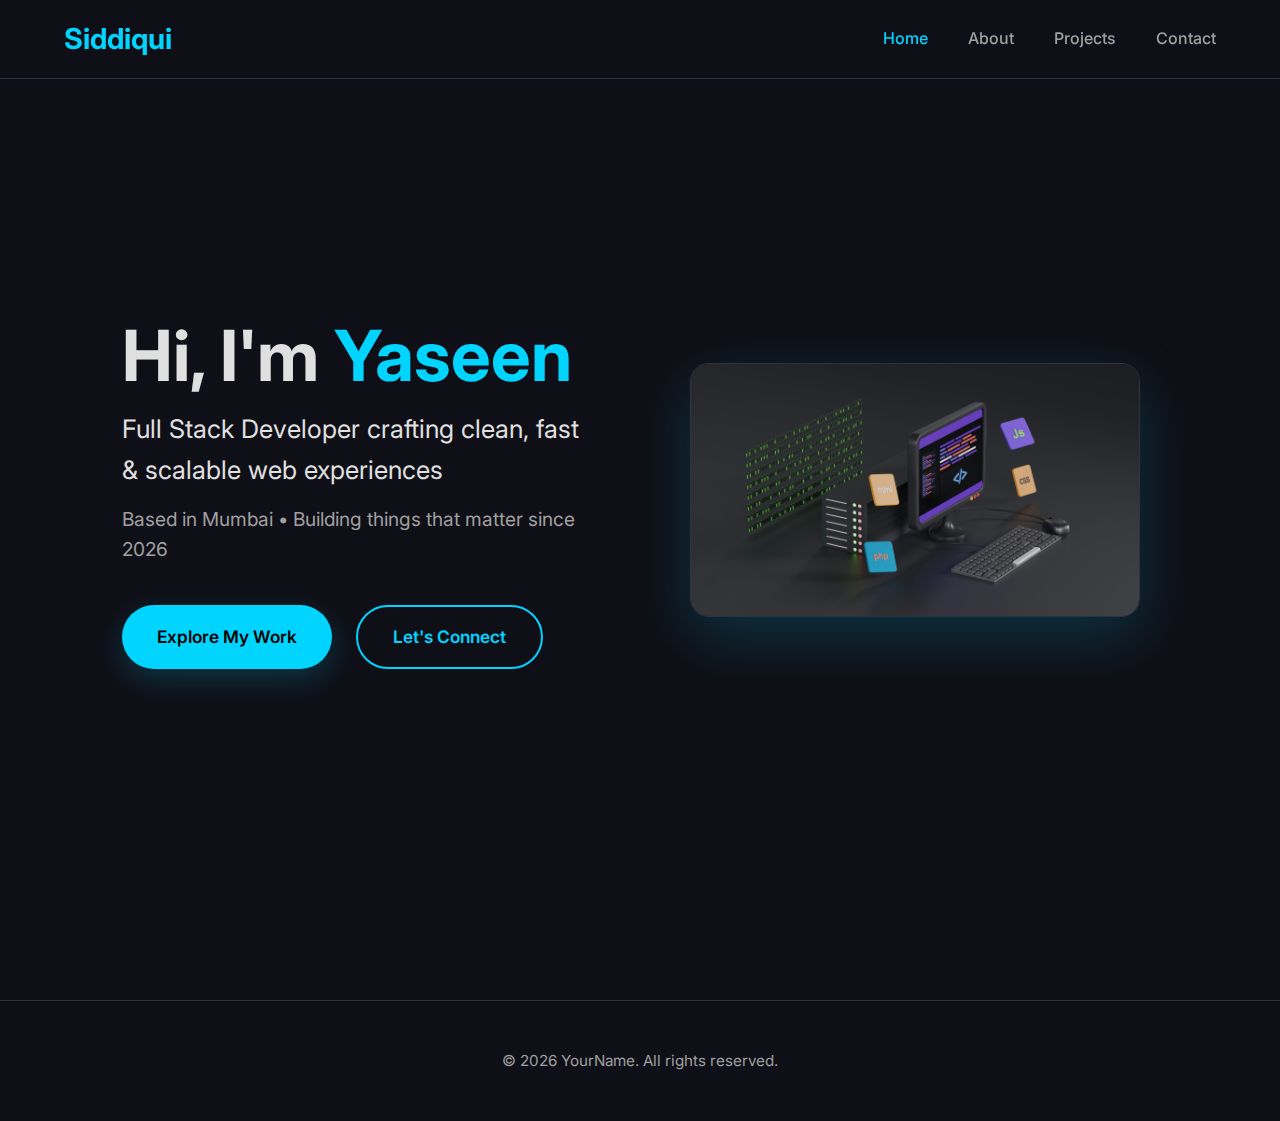
<file: index.html>
<!DOCTYPE html>
<html lang="en" data-theme="dark">
<head>
  <meta charset="UTF-8" />
  <meta name="viewport" content="width=device-width, initial-scale=1.0"/>
  <title>Your Name | Portfolio</title>
  <link rel="stylesheet" href="assets/css/style.css">
  <!-- Google Fonts (optional but looks good) -->
  <link href="https://fonts.googleapis.com/css2?family=Inter:wght@300;400;500;600;700&display=swap" rel="stylesheet">
</head>
<body>

  <header class="header">
    <nav class="navbar">
      <div class="logo">Siddiqui</div>
      <ul class="nav-links">
        <li><a href="index.html" class="active">Home</a></li>
        <li><a href="about.html">About</a></li>
        <li><a href="projects.html">Projects</a></li>
        <li><a href="contact.html">Contact</a></li>
      </ul>
      <!-- Hamburger for mobile -->
      <div class="hamburger">☰</div>
    </nav>
  </header>

  <!-- Yaha page ka main content aayega -->
  <main>
  <section class="hero">
    <div class="hero-container">
      
      <!-- Left: Text Content -->
      <div class="hero-left">
        <h1>Hi, I'm <span class="highlight">Yaseen</span></h1>
        <p class="lead">Full Stack Developer crafting clean, fast & scalable web experiences</p>
        <p class="sub-lead">Based in Mumbai • Building things that matter since 2026</p>
        
        <div class="btn-group">
          <a href="projects.html" class="btn primary">Explore My Work</a>
          <a href="contact.html" class="btn outline">Let's Connect</a>
        </div>
      </div>

    
      <!-- Right: Image / Avatar / Illustration -->
      <div class="hero-right">
        <div class="hero-image-wrapper">
          <!-- Yaha tu apni image daal dena (baad mein) -->
          <img 
            src="assets/images/hero.jpg" 
            alt="Siddiqui - Developer Portrait" 
            class="hero-image"
          >
          <!-- Placeholder agar abhi image nahi hai toh yeh comment out kar sakta hai -->
          <!-- <div class="placeholder">Your Photo / Illustration Here</div> -->
        </div>
      </div>
      
    </div>
  </section>

  <!-- Baaki sections jaise skills, recent projects etc. -->
</main>
  <footer>
    <p>© 2026 YourName. All rights reserved.</p>
  </footer>

  <script src="assets/js/main.js"></script>
</body>
</html>
</file>
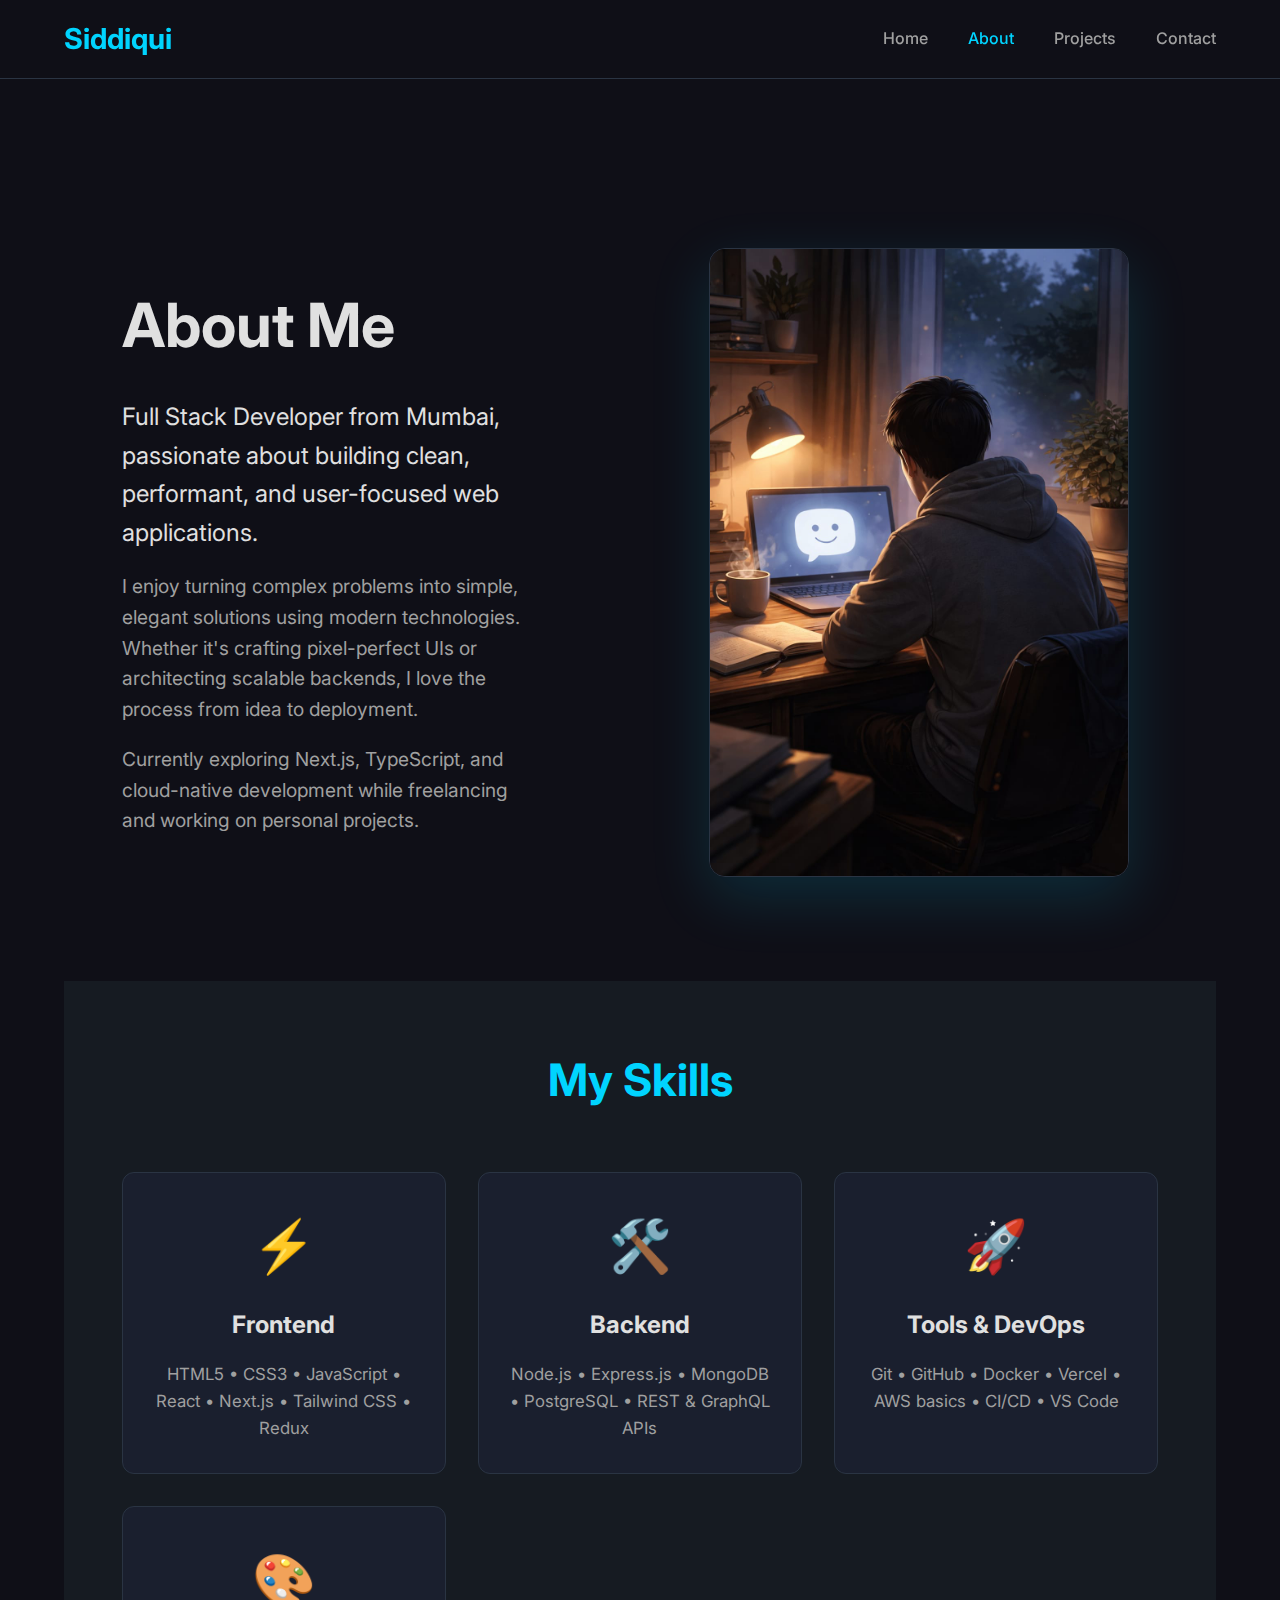
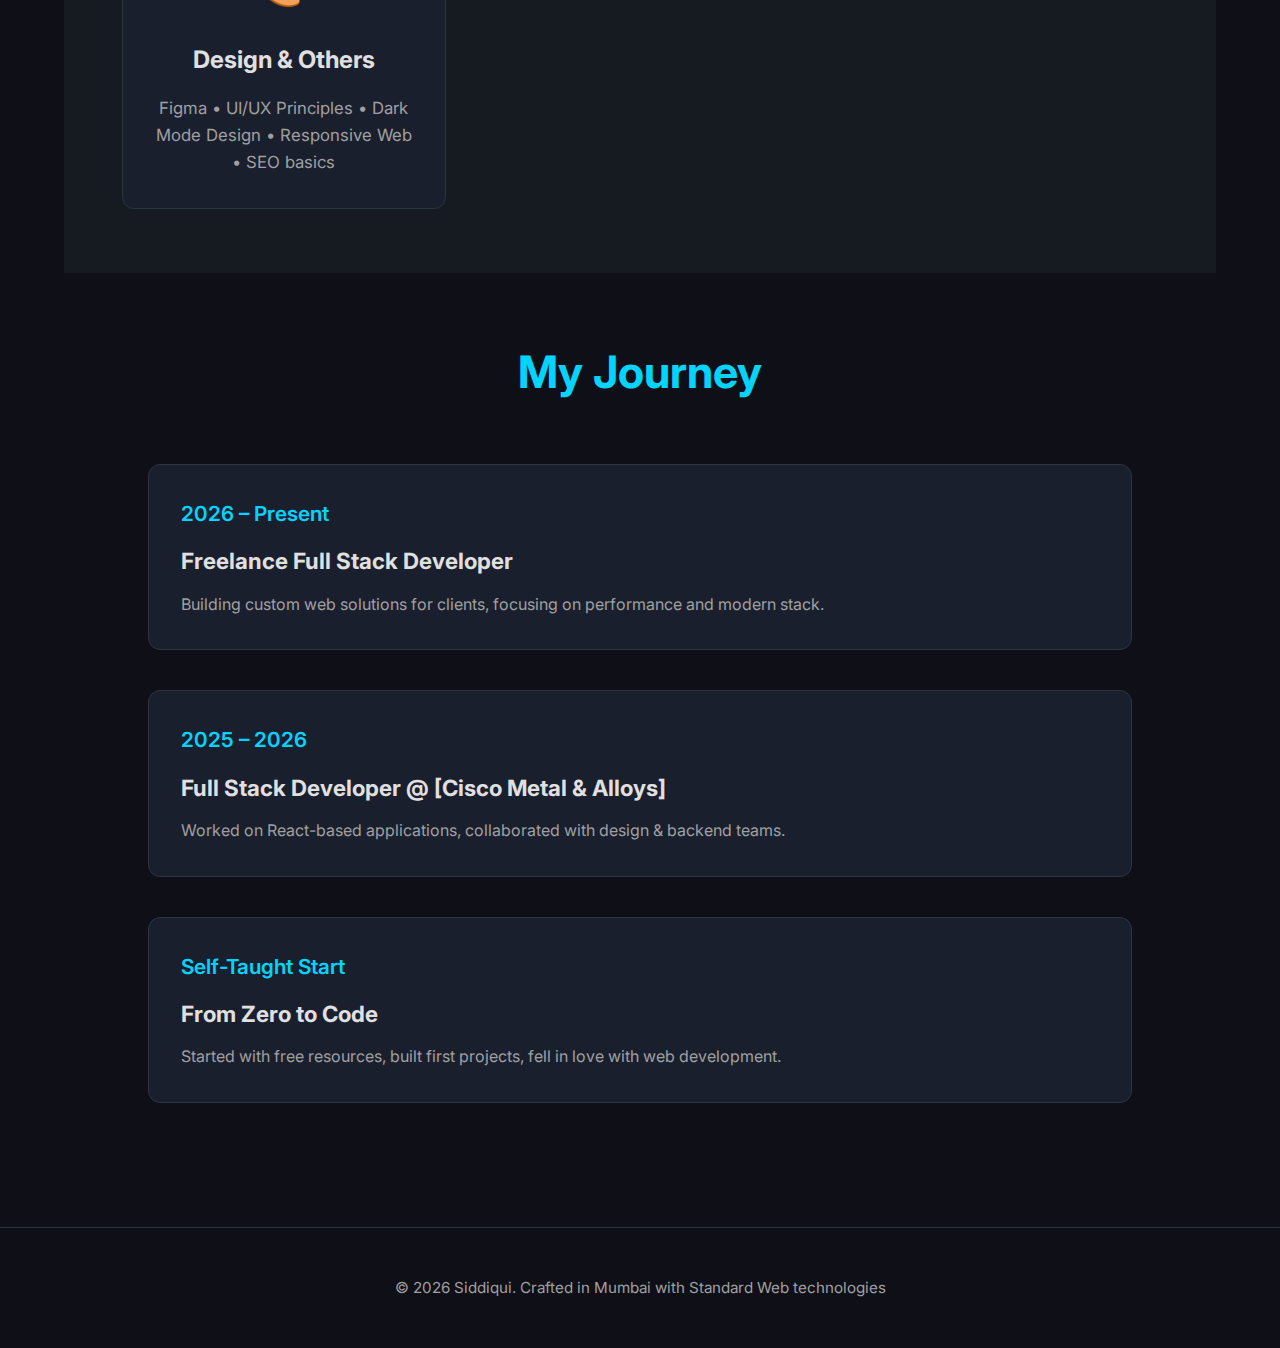
<file: about.html>
<!DOCTYPE html>
<html lang="en" data-theme="dark">
<head>
  <meta charset="UTF-8" />
  <meta name="viewport" content="width=device-width, initial-scale=1.0"/>
  <title>Siddiqui | About</title>
  <link rel="stylesheet" href="assets/css/style.css">
  <!-- Google Fonts (same as home) -->
  <link href="https://fonts.googleapis.com/css2?family=Inter:wght@300;400;500;600;700&display=swap" rel="stylesheet">
</head>
<body>

  <header class="header">
    <nav class="navbar">
      <div class="logo">Siddiqui</div>
      <ul class="nav-links">
        <li><a href="index.html">Home</a></li>
        <li><a href="about.html" class="active">About</a></li>
        <li><a href="projects.html">Projects</a></li>
        <li><a href="contact.html">Contact</a></li>
      </ul>
      <div class="hamburger">☰</div>
    </nav>
  </header>

  <main>
    <!-- About Intro Section -->
    <section class="about-section">
      <div class="about-container">
        <div class="about-content">
          <h1>About <span class="highlight">Me</span></h1>
          <p class="lead">Full Stack Developer from Mumbai, passionate about building clean, performant, and user-focused web applications.</p>
          <p>I enjoy turning complex problems into simple, elegant solutions using modern technologies. Whether it's crafting pixel-perfect UIs or architecting scalable backends, I love the process from idea to deployment.</p>
          <p>Currently exploring Next.js, TypeScript, and cloud-native development while freelancing and working on personal projects.</p>
        </div>

        <div class="about-image-wrapper">
          <img 
            src="assets/images/yaseen.jpeg" 
            alt="Siddiqui" 
            class="about-image"
          >
        </div>
      </div>
    </section>

    <!-- Skills Section with Cards -->
    <section class="skills-section">
      <h2 class="section-title">My Skills</h2>
      <div class="skills-grid">
        <div class="skill-card">
          <div class="skill-icon">⚡</div>
          <h3>Frontend</h3>
          <p>HTML5 • CSS3 • JavaScript • React • Next.js • Tailwind CSS • Redux</p>
        </div>

        <div class="skill-card">
          <div class="skill-icon">🛠️</div>
          <h3>Backend</h3>
          <p>Node.js • Express.js • MongoDB • PostgreSQL • REST & GraphQL APIs</p>
        </div>

        <div class="skill-card">
          <div class="skill-icon">🚀</div>
          <h3>Tools & DevOps</h3>
          <p>Git • GitHub • Docker • Vercel • AWS basics • CI/CD • VS Code</p>
        </div>

        <div class="skill-card">
          <div class="skill-icon">🎨</div>
          <h3>Design & Others</h3>
          <p>Figma • UI/UX Principles • Dark Mode Design • Responsive Web • SEO basics</p>
        </div>
      </div>
    </section>

    <!-- Journey / Experience (simple version) -->
    <section class="journey-section">
      <h2 class="section-title">My Journey</h2>
      <div class="journey-timeline">
        <div class="journey-item">
          <div class="journey-year">2026 – Present</div>
          <h3>Freelance Full Stack Developer</h3>
          <p>Building custom web solutions for clients, focusing on performance and modern stack.</p>
        </div>

        <div class="journey-item">
          <div class="journey-year">2025 – 2026</div>
          <h3>Full Stack Developer @ [Cisco Metal & Alloys]</h3>
          <p>Worked on React-based applications, collaborated with design & backend teams.</p>
        </div>

        <div class="journey-item">
          <div class="journey-year">Self-Taught Start</div>
          <h3>From Zero to Code</h3>
          <p>Started with free resources, built first projects, fell in love with web development.</p>
        </div>
      </div>
    </section>
  </main>

  <footer>
    <p>© 2026 Siddiqui. Crafted in Mumbai with Standard Web technologies</p>
  </footer>

  <!-- Hamburger JS (same as before) -->
  <script>
    document.querySelector('.hamburger').addEventListener('click', () => {
      document.querySelector('.nav-links').classList.toggle('active');
    });
  </script>

  <!-- Skills section ke liye minor internal CSS -->
  <style>
    .about-section {
      padding: 8rem 5% 6rem;
      max-width: 1400px;
      margin: 0 auto;
    }

    .about-container {
      display: grid;
      grid-template-columns: 1fr 1fr;
      gap: 5rem;
      align-items: center;
    }

    .about-content h1 {
      font-size: 3.8rem;
      margin-bottom: 1.5rem;
    }

    .about-content .lead {
      font-size: 1.5rem;
      margin-bottom: 1.2rem;
      color: var(--text);
    }

    .about-content p {
      font-size: 1.2rem;
      color: var(--text-secondary);
      margin-bottom: 1.2rem;
      max-width: 85%;
    }

    .about-image-wrapper {
      text-align: center;
    }

    .about-image {
      width: 100%;
      max-width: 420px;
      border-radius: 16px;
      border: 1px solid var(--border);
      box-shadow: 0 20px 60px rgba(0, 212, 255, 0.15);
      transition: transform 0.4s ease;
    }

    .about-image:hover {
      transform: translateY(-10px);
    }

    .skills-section {
      padding: 4rem 5%;
      background: var(--bg-secondary);
    }

    .section-title {
      text-align: center;
      font-size: 2.8rem;
      margin-bottom: 3.5rem;
      color: var(--accent);
    }

    .skills-grid {
      display: grid;
      grid-template-columns: repeat(auto-fit, minmax(280px, 1fr));
      gap: 2rem;
      max-width: 1400px;
      margin: 0 auto;
    }

    .skill-card {
      background: var(--card);
      border: 1px solid var(--border);
      border-radius: 12px;
      padding: 2rem 1.8rem;
      text-align: center;
      transition: all 0.35s ease;
    }

    .skill-card:hover {
      transform: translateY(-10px);
      box-shadow: 0 20px 50px rgba(0, 212, 255, 0.18);
      border-color: var(--accent);
    }

    .skill-icon {
      font-size: 3.2rem;
      margin-bottom: 1.2rem;
      color: var(--accent);
    }

    .skill-card h3 {
      font-size: 1.5rem;
      margin-bottom: 1rem;
      color: var(--text);
    }

    .skill-card p {
      font-size: 1.05rem;
      color: var(--text-secondary);
    }

    .journey-section {
      padding: 4rem 5%;
      max-width: 1100px;
      margin: 0 auto;
    }

    .journey-timeline {
      display: flex;
      flex-direction: column;
      gap: 2.5rem;
    }

    .journey-item {
      background: var(--card);
      border: 1px solid var(--border);
      border-radius: 12px;
      padding: 2rem;
    }

    .journey-year {
      color: var(--accent);
      font-size: 1.3rem;
      font-weight: 600;
      margin-bottom: 0.8rem;
    }

    .journey-item h3 {
      font-size: 1.4rem;
      margin-bottom: 0.8rem;
    }

    .journey-item p {
      color: var(--text-secondary);
    }

    /* Responsive */
    @media (max-width: 992px) {
      .about-container {
        grid-template-columns: 1fr;
        text-align: center;
      }

      .about-content {
        text-align: center;
      }

      .about-content p {
        max-width: 100%;
        margin: 0 auto 1.2rem;
      }

      .about-image {
        max-width: 360px;
      }
    }
  </style>

</body>
</html>
</file>
<file: assets/css/style.css>
:root {
  --bg: #0f0f17;
  --bg-secondary: #161b22;
  --text: #e0e0e0;
  --text-secondary: #a0a0a0;
  --accent: #00d4ff;     /* cyan/neon */
  --accent-dark: #0099cc;
  --card: #1a1f2e;
  --border: #2a3443;
}

[data-theme="dark"] {
  background: var(--bg);
  color: var(--text);
}

* {
  margin: 0;
  padding: 0;
  box-sizing: border-box;
}

body {
  font-family: 'Inter', sans-serif;
  background: var(--bg);
  color: var(--text);
  line-height: 1.6;
}

/* Header */
.header {
  position: fixed;
  width: 100%;
  top: 0;
  z-index: 1000;
  background: rgba(15, 15, 23, 0.85);
  backdrop-filter: blur(10px);
  border-bottom: 1px solid var(--border);
  padding: 1rem 5%;
}

.navbar {
  display: flex;
  justify-content: space-between;
  align-items: center;
  max-width: 1400px;
  margin: 0 auto;
}

.logo {
  font-size: 1.8rem;
  font-weight: 700;
  color: var(--accent);
}

.nav-links {
  display: flex;
  list-style: none;
  gap: 2.5rem;
}

.nav-links a {
  color: var(--text-secondary);
  text-decoration: none;
  font-weight: 500;
  transition: 0.3s;
}

.nav-links a:hover,
.nav-links a.active {
  color: var(--accent);
}

/* Mobile menu (simple toggle) */
.hamburger {
  display: none;
  font-size: 1.8rem;
  cursor: pointer;
}

/* Main content padding (header ke niche) */
main {
  padding: 120px 5% 60px;
  max-width: 1400px;
  margin: 0 auto;
}

/* Cards (projects/about ke liye) */
.card {
  background: var(--card);
  border: 1px solid var(--border);
  border-radius: 12px;
  padding: 1.8rem;
  transition: transform 0.3s, box-shadow 0.3s;
}

.card:hover {
  transform: translateY(-8px);
  box-shadow: 0 20px 40px rgba(0, 212, 255, 0.12);
}

/* Footer */
footer {
  text-align: center;
  padding: 3rem 0;
  border-top: 1px solid var(--border);
  color: var(--text-secondary);
  font-size: 0.95rem;
}

/* Responsive */
@media (max-width: 768px) {
  .nav-links {
    display: none;
    flex-direction: column;
    position: absolute;
    top: 100%;
    left: 0;
    right: 0;
    background: var(--bg);
    padding: 2rem;
    border-top: 1px solid var(--border);
  }
  
  .nav-links.active {
    display: flex;
  }
  
  .hamburger {
    display: block;
  }
}
 
/* =============================================
   HERO SECTION ONLY - Minimal gap from nav
   ============================================= */

.hero {
  min-height: calc(100vh - 80px);           /* header ~80px assume karke, adjust kar sakta hai */
  display: flex;
  align-items: center;
  padding: 1.5rem 5% 6rem;                  /* top padding bahut kam → sirf breathing space */
  background: var(--bg);
  margin-top: 0;                            /* extra margin nahi */
}

.hero-container {
  display: grid;
  grid-template-columns: 1fr 1fr;
  gap: 4rem;
  max-width: 1400px;
  width: 100%;
  margin: 0 auto;
  align-items: center;
}

.hero-left {
  padding-right: 1.5rem;
}

.hero-left h1 {
  font-size: 4.4rem;
  font-weight: 700;
  line-height: 1.05;
  margin-bottom: 1rem;
}

.hero-left .highlight {
  color: var(--accent);
}

.hero-left .lead {
  font-size: 1.6rem;
  color: var(--text);
  margin-bottom: 0.8rem;
}

.hero-left .sub-lead {
  font-size: 1.2rem;
  color: var(--text-secondary);
  margin-bottom: 2.5rem;
}

.btn-group {
  display: flex;
  gap: 1.5rem;
  flex-wrap: wrap;
}

.btn {
  padding: 1rem 2.2rem;
  border-radius: 50px;
  font-size: 1.08rem;
  font-weight: 600;
  text-decoration: none;
  transition: all 0.3s ease;
  display: inline-flex;
  align-items: center;
  justify-content: center;
}

.btn.primary {
  background: var(--accent);
  color: #000;
  box-shadow: 0 10px 30px rgba(0, 212, 255, 0.2);
}

.btn.primary:hover {
  transform: translateY(-4px);
  box-shadow: 0 15px 45px rgba(0, 212, 255, 0.3);
}

.btn.outline {
  border: 2px solid var(--accent);
  color: var(--accent);
  background: transparent;
}

.btn.outline:hover {
  background: var(--accent);
  color: #000;
  transform: translateY(-4px);
}

/* Right side image */
.hero-right {
  display: flex;
  justify-content: center;
}

.hero-image-wrapper {
  max-width: 450px;
  width: 100%;
}

.hero-image {
  width: 100%;
  height: auto;
  border-radius: 18px;
  object-fit: cover;
  border: 1px solid var(--border);
  box-shadow: 0 20px 60px rgba(0, 212, 255, 0.18);
  transition: all 0.4s ease;
}

.hero-image:hover {
  transform: translateY(-12px) scale(1.03);
  box-shadow: 0 30px 80px rgba(0, 212, 255, 0.28);
}

/* Mobile responsive - stack + center */
@media (max-width: 992px) {
  .hero {
    padding: 7rem 5% 6rem;               /* mobile pe thoda zyada top space taaki header overlap na kare */
    min-height: auto;
  }
  
  .hero-container {
    grid-template-columns: 1fr;
    gap: 4.5rem;
  }
  
  .hero-left {
    text-align: center;
    padding: 0;
  }
  
  .btn-group {
    justify-content: center;
  }
  
  .hero-image-wrapper {
    max-width: 380px;
  }
}

@media (max-width: 576px) {
  .hero-left h1 {
    font-size: 3.2rem;
  }
  
  .hero-left .lead {
    font-size: 1.4rem;
  }
  
  .hero {
    padding-top: 6rem;                   /* chhote screen pe aur kam gap */
  }
}
</file>
